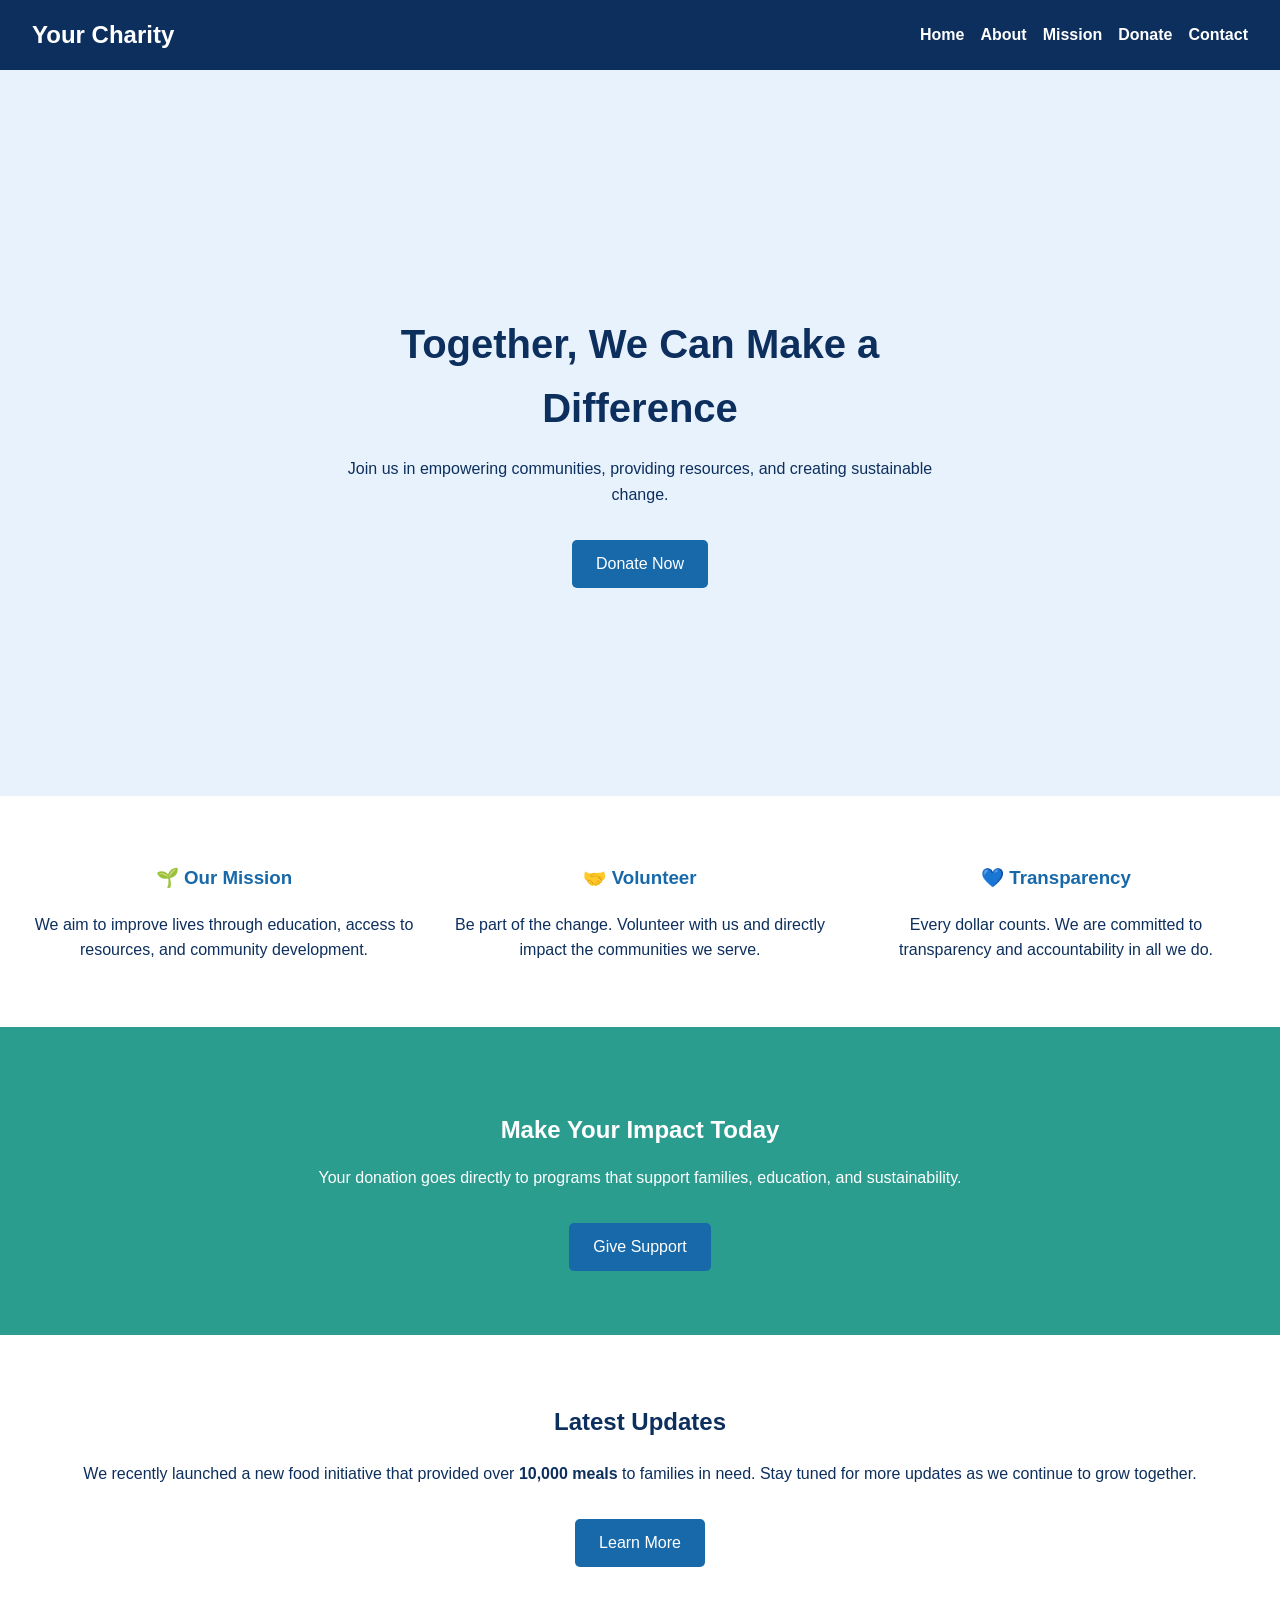
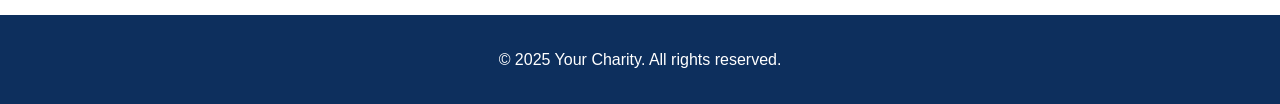
<file: index.html>
<!DOCTYPE html>
<html lang="en">
<head>
  <meta charset="UTF-8">
  <meta name="viewport" content="width=device-width, initial-scale=1.0">
  <title>Your Charity - Home</title>
  <link rel="stylesheet" href="style.css">
</head>
<body>
  <header>
    <nav>
      <h1 class="logo">Your Charity</h1>
      <ul class="nav-links">
        <li><a href="index.html">Home</a></li>
        <li><a href="about.html">About</a></li>
        <li><a href="mission.html">Mission</a></li>
        <li><a href="donate.html">Donate</a></li>
        <li><a href="contact.html">Contact</a></li>
      </ul>
    </nav>
  </header>

  <main>
    <!-- Hero Section -->
    <section class="hero">
      <div class="hero-inner">
        <h2>Together, We Can Make a Difference</h2>
        <p>Join us in empowering communities, providing resources, and creating sustainable change.</p>
        <a href="donate.html" class="btn">Donate Now</a>
      </div>
    </section>

    <!-- Features Section -->
    <section class="features">
      <div class="feature">
        <h3>🌱 Our Mission</h3>
        <p>We aim to improve lives through education, access to resources, and community development.</p>
      </div>
      <div class="feature">
        <h3>🤝 Volunteer</h3>
        <p>Be part of the change. Volunteer with us and directly impact the communities we serve.</p>
      </div>
      <div class="feature">
        <h3>💙 Transparency</h3>
        <p>Every dollar counts. We are committed to transparency and accountability in all we do.</p>
      </div>
    </section>

    <!-- Call-to-Action Section -->
    <section class="cta">
      <h2>Make Your Impact Today</h2>
      <p>Your donation goes directly to programs that support families, education, and sustainability.</p>
      <a href="donate.html" class="btn">Give Support</a>
    </section>

    <!-- Latest Updates Section -->
    <section class="content alt">
      <h2>Latest Updates</h2>
      <p>We recently launched a new food initiative that provided over <strong>10,000 meals</strong> to families in need. Stay tuned for more updates as we continue to grow together.</p>
      <a href="mission.html" class="btn">Learn More</a>
    </section>
  </main>

  <footer>
    <p>&copy; 2025 Your Charity. All rights reserved.</p>
  </footer>
</body>
</html>
</file>
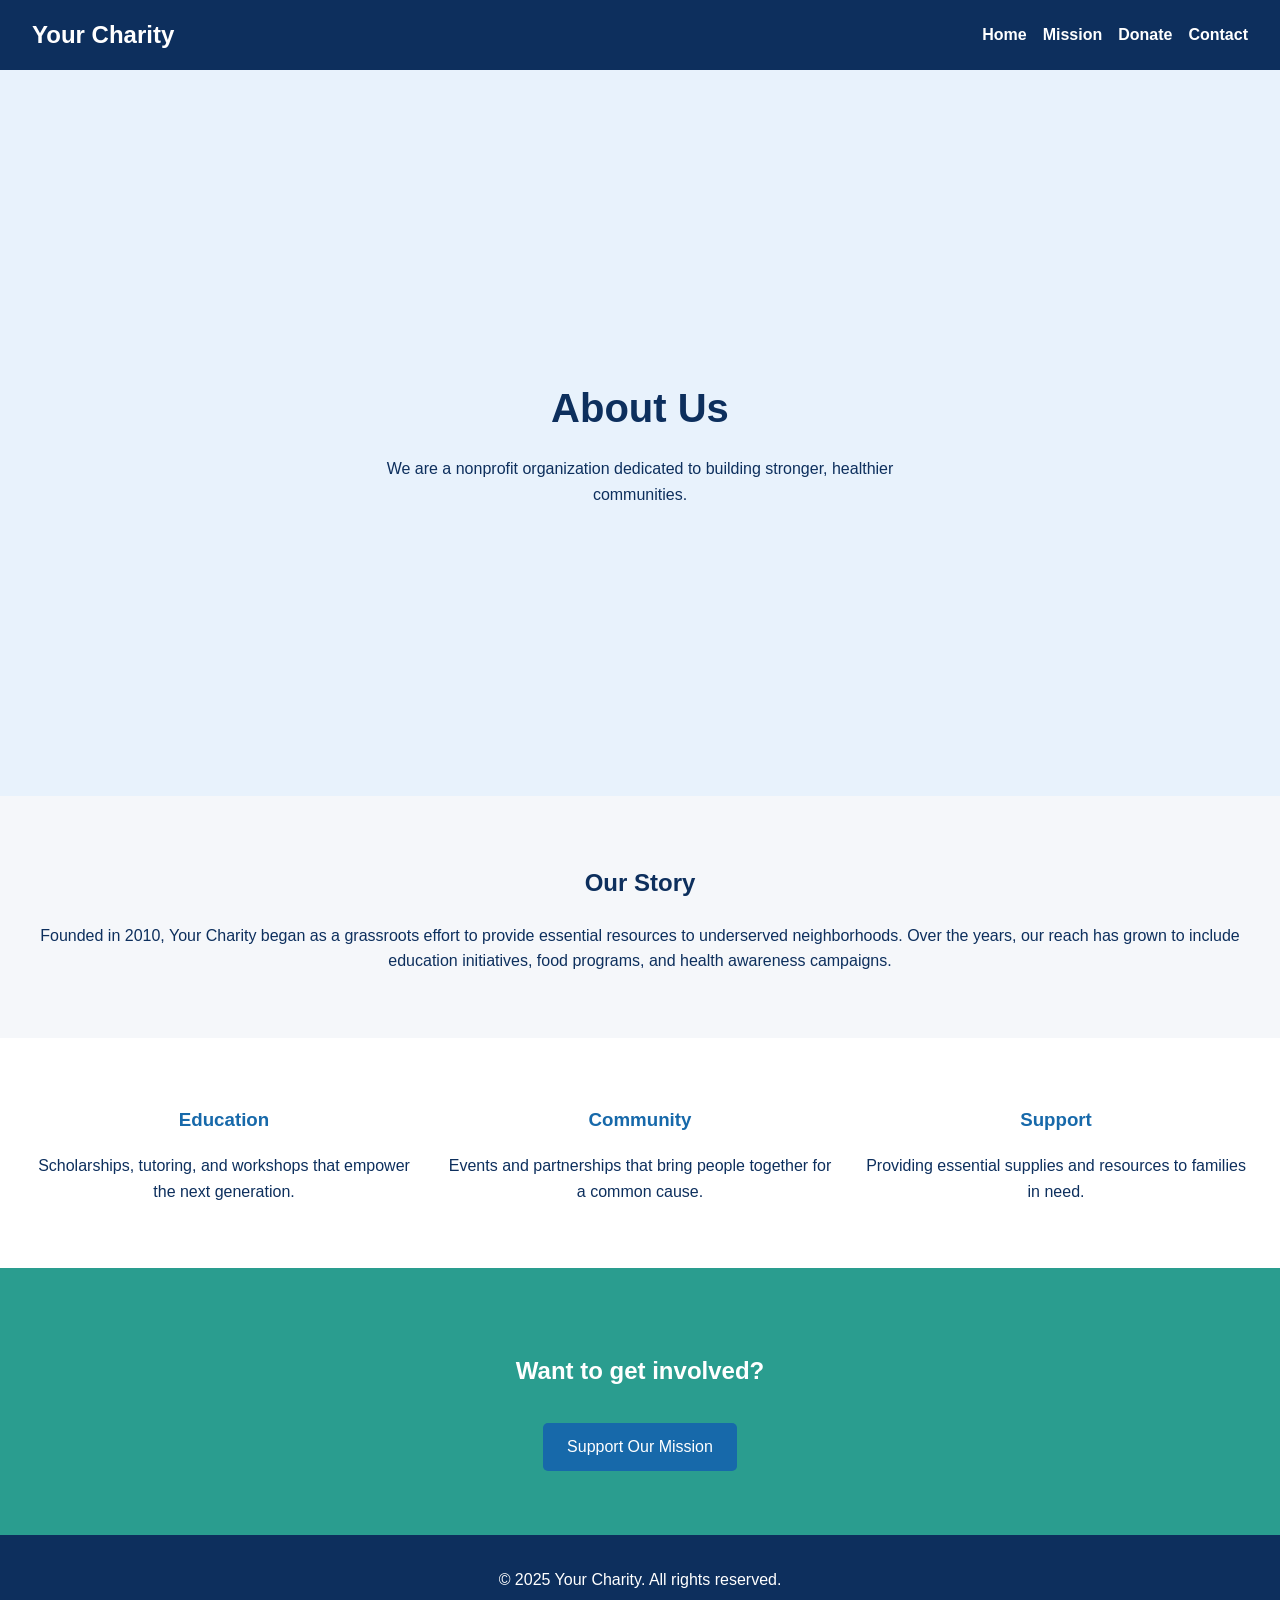
<file: about.html>
<!DOCTYPE html>
<html lang="en">
<head>
  <meta charset="UTF-8" />
  <meta name="viewport" content="width=device-width, initial-scale=1.0"/>
  <title>Your Charity - About</title>
  <link rel="stylesheet" href="style.css" />
</head>
<body>
  <header>
    <nav>
      <h1 class="logo">Your Charity</h1>
      <ul class="nav-links">
        <li><a href="index.html">Home</a></li>
        <li><a href="mission.html">Mission</a></li>
        <li><a href="donate.html">Donate</a></li>
        <li><a href="contact.html">Contact</a></li>
      </ul>
    </nav>
  </header>

  <!-- Hero Section -->
  <section class="hero">
    <div class="hero-inner">
      <h2>About Us</h2>
      <p>We are a nonprofit organization dedicated to building stronger, healthier communities.</p>
    </div>
  </section>

  <!-- History / Story -->
  <section class="content">
    <h2>Our Story</h2>
    <p>
      Founded in 2010, Your Charity began as a grassroots effort to provide essential resources
      to underserved neighborhoods. Over the years, our reach has grown to include education
      initiatives, food programs, and health awareness campaigns.
    </p>
  </section>

  <!-- Feature Grid -->
  <section class="features">
    <div class="feature">
      <h3>Education</h3>
      <p>Scholarships, tutoring, and workshops that empower the next generation.</p>
    </div>
    <div class="feature">
      <h3>Community</h3>
      <p>Events and partnerships that bring people together for a common cause.</p>
    </div>
    <div class="feature">
      <h3>Support</h3>
      <p>Providing essential supplies and resources to families in need.</p>
    </div>
  </section>

  <!-- Call to Action -->
  <section class="cta">
    <h2>Want to get involved?</h2>
    <a href="donate.html" class="btn">Support Our Mission</a>
  </section>

  <footer>
    <p>&copy; 2025 Your Charity. All rights reserved.</p>
  </footer>
</body>
</html>
</file>
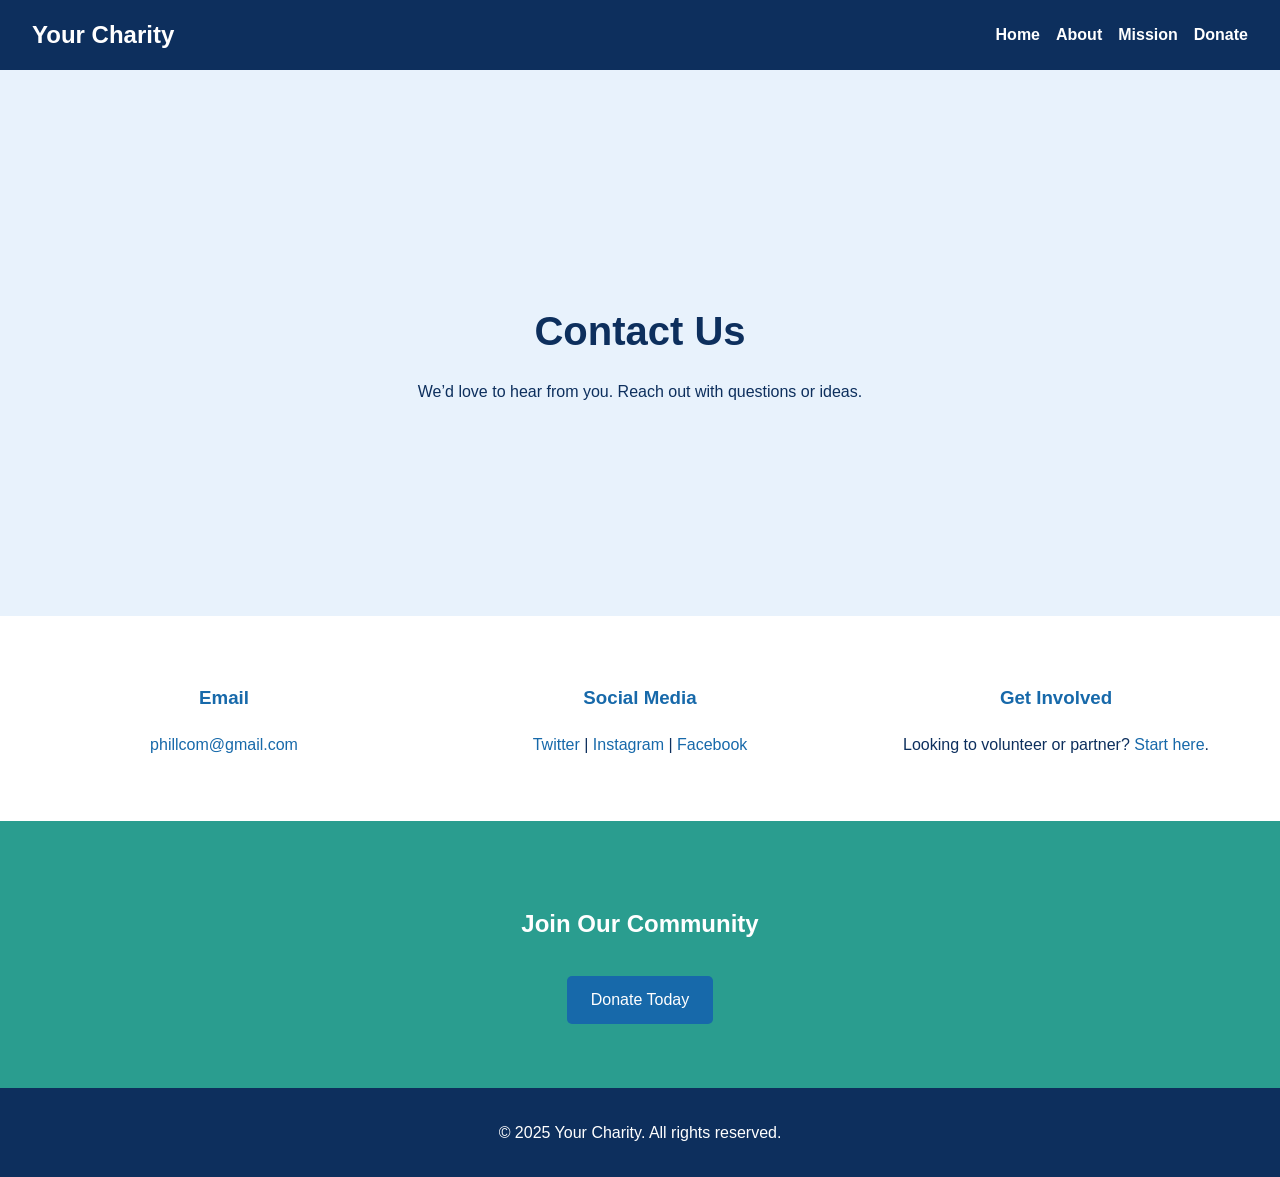
<file: contact.html>
<!DOCTYPE html>
<html lang="en">
<head>
  <meta charset="UTF-8" />
  <meta name="viewport" content="width=device-width, initial-scale=1.0"/>
  <title>Your Charity - Contact</title>
  <link rel="stylesheet" href="style.css" />
</head>
<body>
  <header>
    <nav>
      <h1 class="logo">Your Charity</h1>
      <ul class="nav-links">
        <li><a href="index.html">Home</a></li>
        <li><a href="about.html">About</a></li>
        <li><a href="mission.html">Mission</a></li>
        <li><a href="donate.html">Donate</a></li>
      </ul>
    </nav>
  </header>

  <main>
    <!-- Hero -->
    <section class="hero" style="min-height:50vh;">
      <div class="hero-inner">
        <h2>Contact Us</h2>
        <p>We’d love to hear from you. Reach out with questions or ideas.</p>
      </div>
    </section>

    <!-- Contact Info -->
    <section class="features">
      <div class="feature">
        <h3>Email</h3>
        <p><a href="mailto:info@yourcharity.org">phillcom@gmail.com</a></p>
      </div>
      <div class="feature">
        <h3>Social Media</h3>
        <p><a href="#">Twitter</a> | <a href="#">Instagram</a> | <a href="#">Facebook</a></p>
      </div>
      <div class="feature">
        <h3>Get Involved</h3>
        <p>Looking to volunteer or partner? <a href="donate.html">Start here</a>.</p>
      </div>
    </section>

    <!-- Call to Action -->
    <section class="cta">
      <h2>Join Our Community</h2>
      <a href="donate.html" class="btn">Donate Today</a>
    </section>
  </main>

  <footer>
    <p>&copy; 2025 Your Charity. All rights reserved.</p>
  </footer>
</body>
</html>
</file>
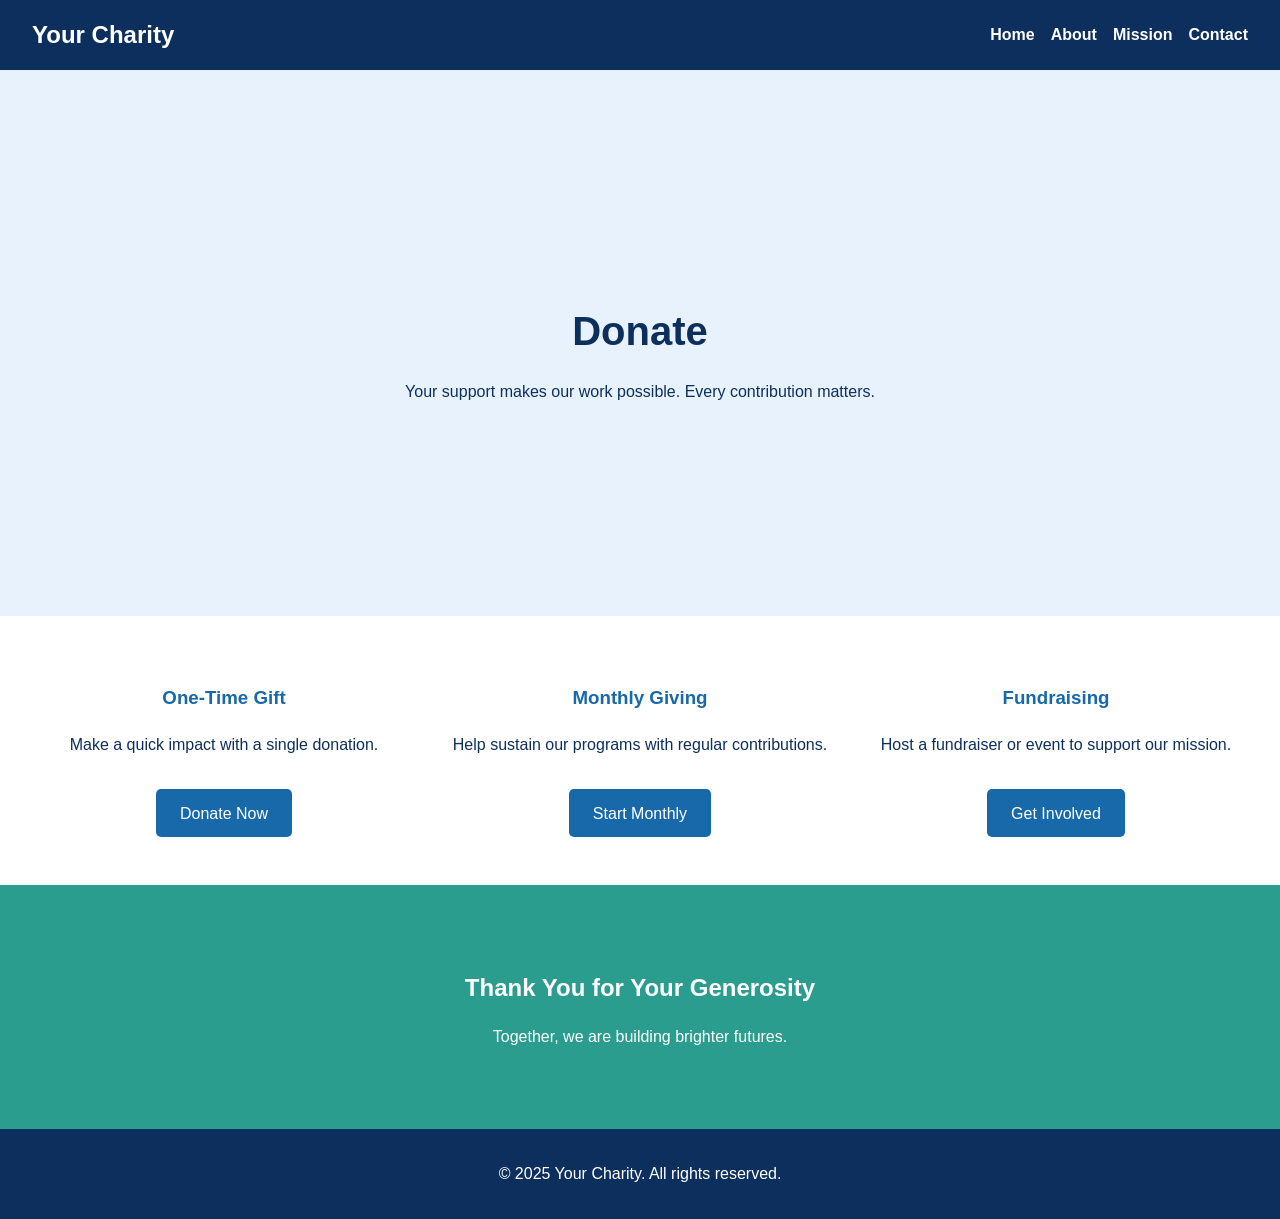
<file: donate.html>
<!DOCTYPE html>
<html lang="en">
<head>
  <meta charset="UTF-8" />
  <meta name="viewport" content="width=device-width, initial-scale=1.0"/>
  <title>Your Charity - Donate</title>
  <link rel="stylesheet" href="style.css" />
</head>
<body>
  <header>
    <nav>
      <h1 class="logo">Your Charity</h1>
      <ul class="nav-links">
        <li><a href="index.html">Home</a></li>
        <li><a href="about.html">About</a></li>
        <li><a href="mission.html">Mission</a></li>
        <li><a href="contact.html">Contact</a></li>
      </ul>
    </nav>
  </header>

  <main>
    <!-- Hero -->
    <section class="hero" style="min-height:50vh;">
      <div class="hero-inner">
        <h2>Donate</h2>
        <p>Your support makes our work possible. Every contribution matters.</p>
      </div>
    </section>

    <!-- Donation Options -->
    <section class="features">
      <div class="feature">
        <h3>One-Time Gift</h3>
        <p>Make a quick impact with a single donation.</p>
        <a href="https://www.paypal.com/donate" class="btn" target="_blank">Donate Now</a>
      </div>
      <div class="feature">
        <h3>Monthly Giving</h3>
        <p>Help sustain our programs with regular contributions.</p>
        <a href="https://www.paypal.com/donate" class="btn" target="_blank">Start Monthly</a>
      </div>
      <div class="feature">
        <h3>Fundraising</h3>
        <p>Host a fundraiser or event to support our mission.</p>
        <a href="contact.html" class="btn">Get Involved</a>
      </div>
    </section>

    <!-- Call to Action -->
    <section class="cta">
      <h2>Thank You for Your Generosity</h2>
      <p>Together, we are building brighter futures.</p>
    </section>
  </main>

  <footer>
    <p>&copy; 2025 Your Charity. All rights reserved.</p>
  </footer>
</body>
</html>
</file>
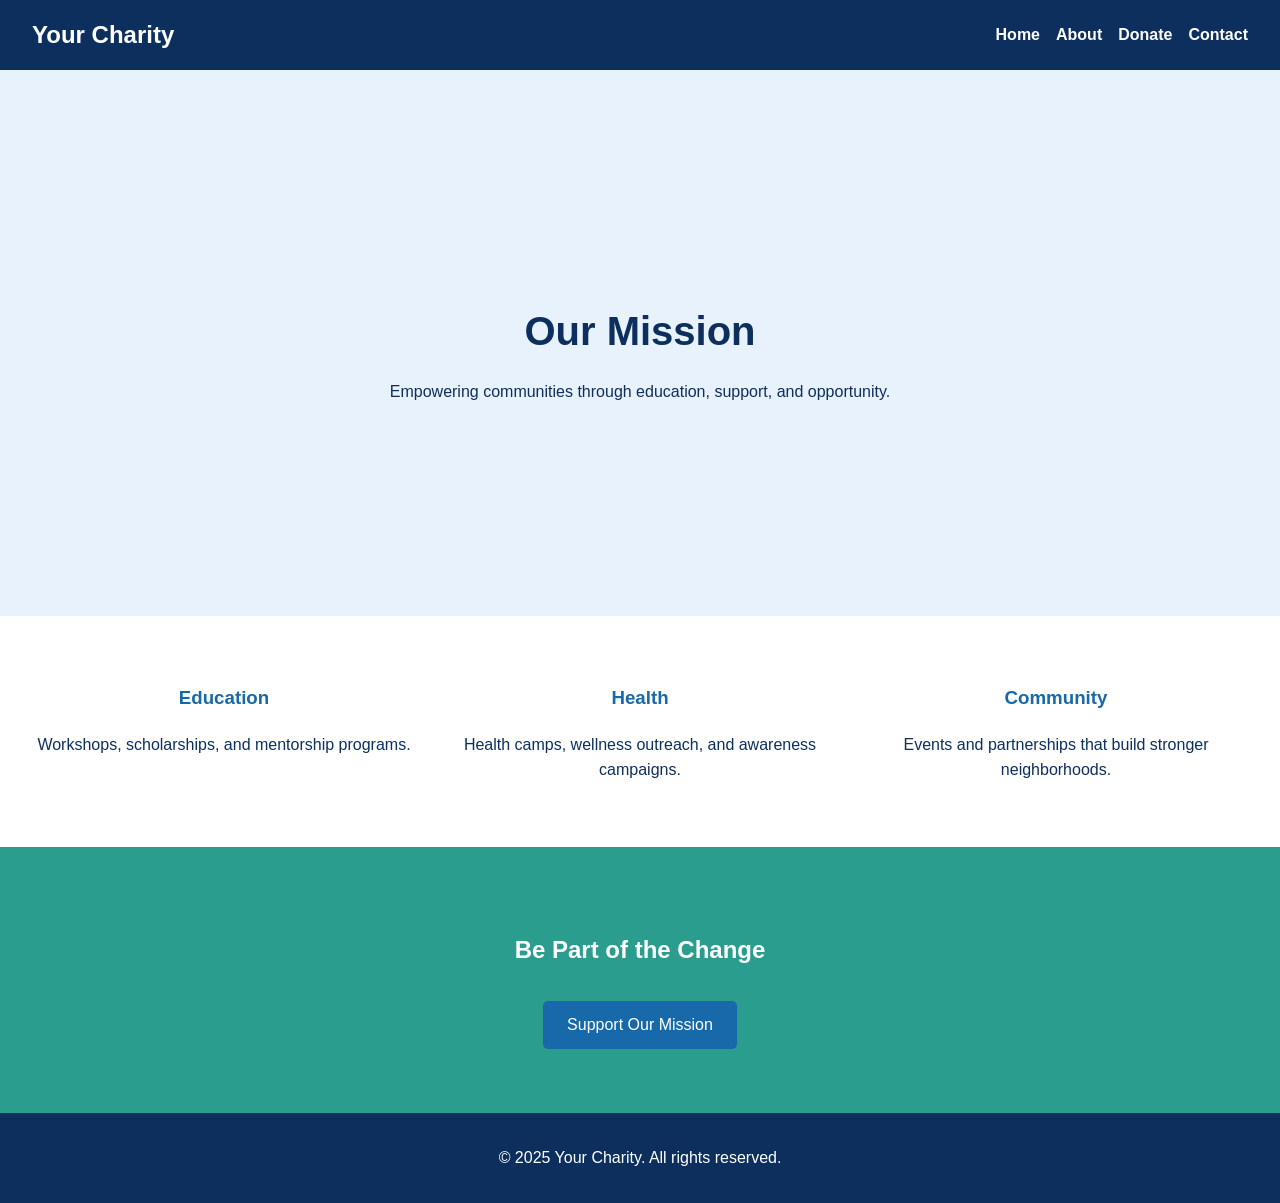
<file: mission.html>
<!DOCTYPE html>
<html lang="en">
<head>
  <meta charset="UTF-8" />
  <meta name="viewport" content="width=device-width, initial-scale=1.0"/>
  <title>Your Charity - Mission</title>
  <link rel="stylesheet" href="style.css" />
</head>
<body>
  <header>
    <nav>
      <h1 class="logo">Your Charity</h1>
      <ul class="nav-links">
        <li><a href="index.html">Home</a></li>
        <li><a href="about.html">About</a></li>
        <li><a href="donate.html">Donate</a></li>
        <li><a href="contact.html">Contact</a></li>
      </ul>
    </nav>
  </header>

  <main>
    <!-- Hero -->
    <section class="hero" style="min-height:50vh;">
      <div class="hero-inner">
        <h2>Our Mission</h2>
        <p>Empowering communities through education, support, and opportunity.</p>
      </div>
    </section>

    <!-- Mission Pillars -->
    <section class="features">
      <div class="feature">
        <h3>Education</h3>
        <p>Workshops, scholarships, and mentorship programs.</p>
      </div>
      <div class="feature">
        <h3>Health</h3>
        <p>Health camps, wellness outreach, and awareness campaigns.</p>
      </div>
      <div class="feature">
        <h3>Community</h3>
        <p>Events and partnerships that build stronger neighborhoods.</p>
      </div>
    </section>

    <!-- Call to Action -->
    <section class="cta">
      <h2>Be Part of the Change</h2>
      <a href="donate.html" class="btn">Support Our Mission</a>
    </section>
  </main>

  <footer>
    <p>&copy; 2025 Your Charity. All rights reserved.</p>
  </footer>
</body>
</html>
</file>
<file: style.css>
/* Base resets */
html, body {
  height: 100%;              /* makes flexbox stretch full viewport */
  margin: 0;
  font-family: Arial, sans-serif;
  line-height: 1.6;
  color: #0D2F5D;            /* dark blue text */
  background-color: #F5F7FA; /* light off-white background */
  display: flex;
  flex-direction: column;    /* stack header, main, footer */
}
main {
  flex: 1;               /* take up remaining space */
}

a {
  color: #1769AA; /* medium blue */
  text-decoration: none;
}

a:hover {
  color: #0D2F5D;
}

/* Header / Nav */
header {
  background-color: #0D2F5D; /* dark blue */
  color: white;
  padding: 1rem 2rem;
}

nav {
  display: flex;
  justify-content: space-between;
  align-items: center;
}

.logo {
  margin: 0;
  font-size: 1.5rem;
}

.nav-links {
  list-style: none;
  display: flex;
  gap: 1rem;
  margin: 0;
  padding: 0;
}

.nav-links a {
  color: white;
  font-weight: bold;
}

/* Hero section */

.hero-inner {
  max-width: 600px;
  margin: 0 auto;
}

.hero h2 {
  font-size: 2.5rem;
  margin-bottom: 1rem;
}

.btn {
  display: inline-block;
  padding: 0.7rem 1.5rem;
  background-color: #1769AA; /* medium blue button */
  color: white;
  border: none;
  border-radius: 5px;
  cursor: pointer;
  margin-top: 1rem;
}

.btn:hover {
  background-color: #0D2F5D;
}

/* Content sections */
.content {
  padding: 3rem 2rem;
  text-align: center;
}

.content.alt {
  background-color: white;
}

.content h2 {
  color: #0D2F5D;
}

/* Footer */
footer {
  text-align: center;
  padding: 1rem;
  background-color: #0D2F5D;
  color: white;
}

/* Force sections to take up screen height */
section {
  padding: 3rem 2rem;
}

.hero {
  min-height: 70vh; /* Full screen */
  background-color: #E8F2FC;
  display: flex;
  align-items: center;
  justify-content: center;
  text-align: center;
}

.features {
  display: grid;
  grid-template-columns: repeat(auto-fit, minmax(220px, 1fr));
  gap: 2rem;
  padding: 3rem 2rem;
  background-color: white;
  text-align: center;
}

.feature h3 {
  color: #1769AA;
}

.cta {
  background-color: #2A9D8F; /* green accent */
  color: white;
  text-align: center;
  padding: 4rem 2rem;
}

.cta h2 {
  margin-bottom: 1rem;
}
</file>
